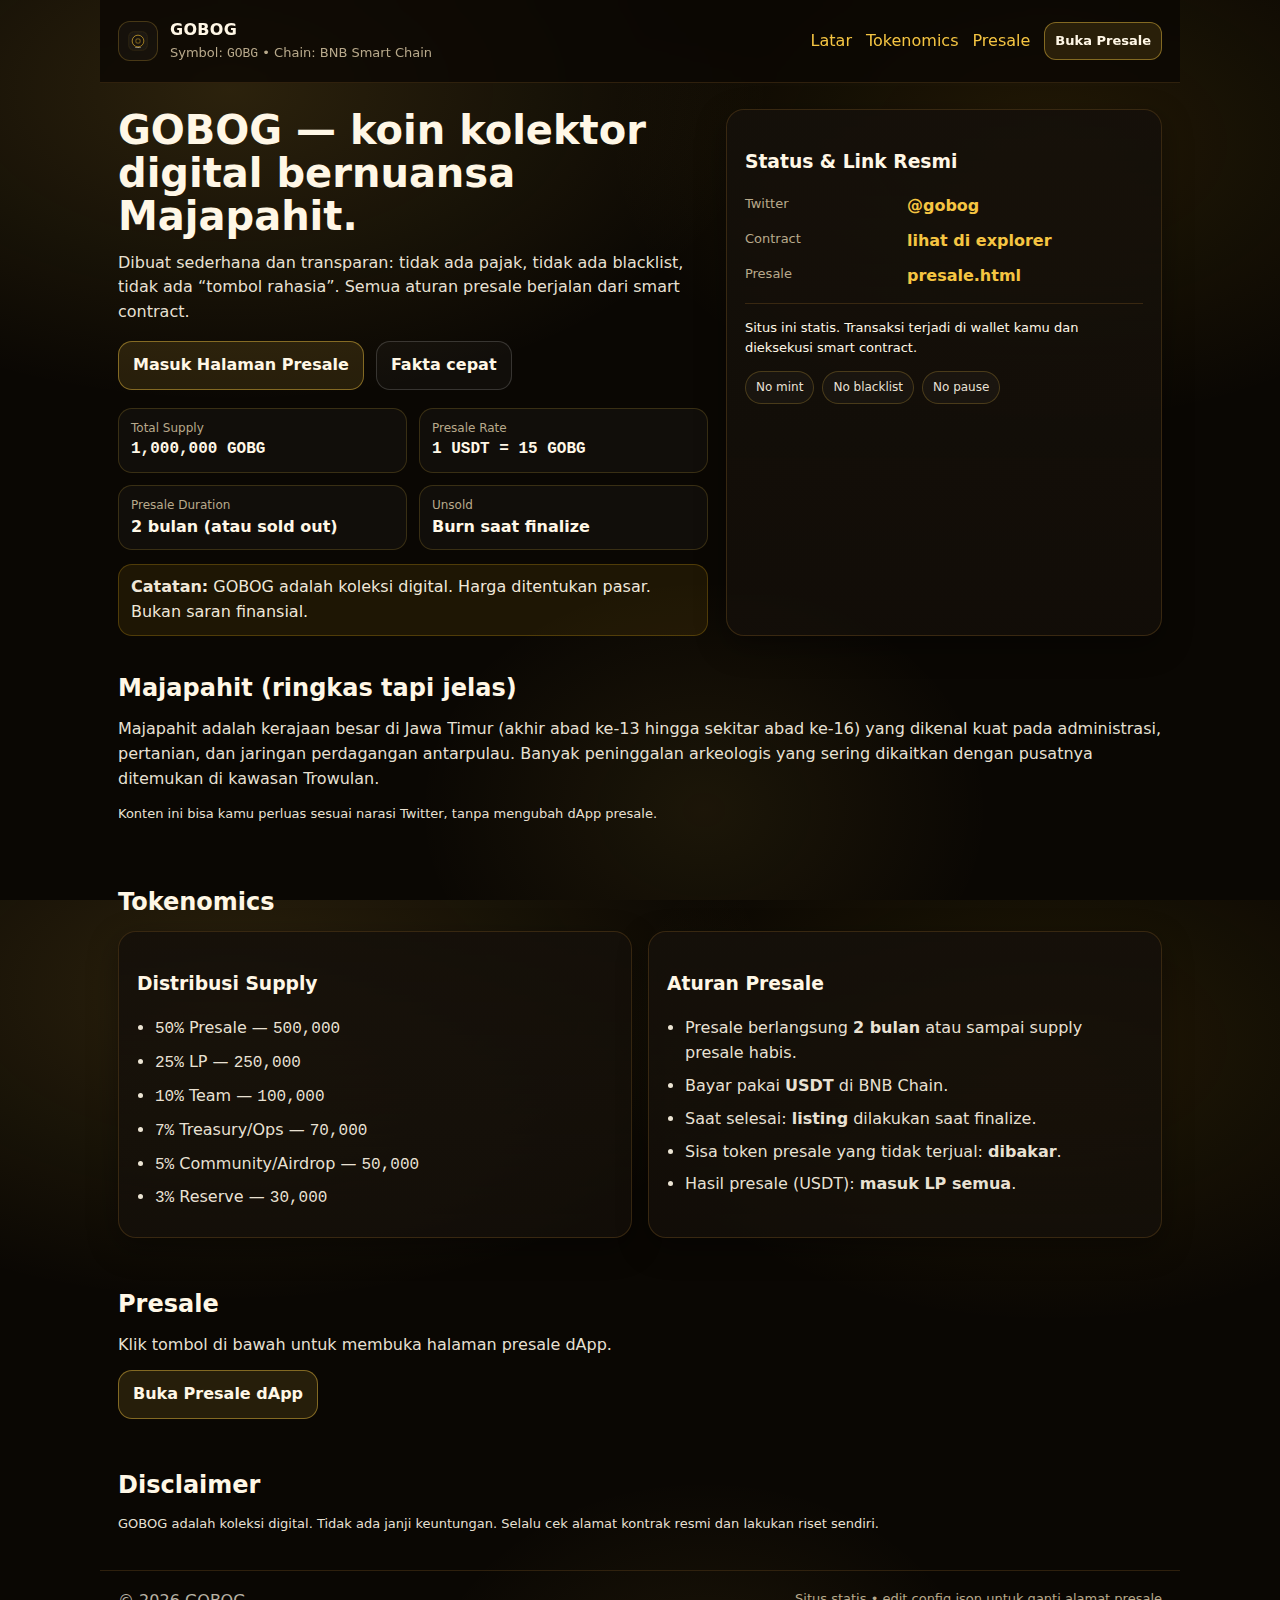
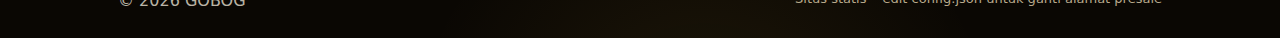
<file: index.html>
<!doctype html>
<html lang="id">
<head>
  <meta charset="utf-8" />
  <meta name="viewport" content="width=device-width, initial-scale=1" />
  <title>GOBOG (GOBG) — Collector Coin</title>
  <meta name="description" content="GOBOG (GOBG) adalah koin kolektor terinspirasi jejak koin kepeng/gobog di era Majapahit. Presale USDT di BNB Chain." />
  <link rel="stylesheet" href="./styles.css" />
  <link rel="icon" href="./assets/gobog.svg" />
</head>
<body>
  <header class="container header">
    <div class="brand">
      <img src="./assets/gobog.svg" alt="GOBOG" class="logo" />
      <div>
        <div class="brand-name">GOBOG</div>
        <div class="brand-sub">Symbol: <span class="mono">GOBG</span> • Chain: BNB Smart Chain</div>
      </div>
    </div>
    <nav class="nav">
      <a href="#about">Latar</a>
      <a href="#tokenomics">Tokenomics</a>
      <a href="#presale">Presale</a>
      <a class="btn small" href="./presale.html">Buka Presale</a>
    </nav>
  </header>

  <main>
    <section class="container hero">
      <div class="hero-left">
        <h1>GOBOG — koin kolektor digital bernuansa Majapahit.</h1>
        <p class="lead">
          Dibuat sederhana dan transparan: tidak ada pajak, tidak ada blacklist, tidak ada “tombol rahasia”.
          Semua aturan presale berjalan dari smart contract.
        </p>

        <div class="hero-cta">
          <a class="btn" href="./presale.html">Masuk Halaman Presale</a>
          <a class="btn ghost" href="#facts">Fakta cepat</a>
        </div>

        <div id="facts" class="facts">
          <div class="fact">
            <div class="k">Total Supply</div>
            <div class="v mono">1,000,000 GOBG</div>
          </div>
          <div class="fact">
            <div class="k">Presale Rate</div>
            <div class="v mono">1 USDT = 15 GOBG</div>
          </div>
          <div class="fact">
            <div class="k">Presale Duration</div>
            <div class="v">2 bulan (atau sold out)</div>
          </div>
          <div class="fact">
            <div class="k">Unsold</div>
            <div class="v">Burn saat finalize</div>
          </div>
        </div>

        <div class="note">
          <strong>Catatan:</strong> GOBOG adalah koleksi digital. Harga ditentukan pasar. Bukan saran finansial.
        </div>
      </div>

      <div class="hero-right card">
        <h3>Status & Link Resmi</h3>
        <div class="kv">
          <div>Twitter</div>
          <div><a href="#" id="twLink" target="_blank" rel="noreferrer">@gobog</a></div>
          <div>Contract</div>
          <div><a href="#" id="tokenExplorer" target="_blank" rel="noreferrer">lihat di explorer</a></div>
          <div>Presale</div>
          <div><a href="./presale.html">presale.html</a></div>
        </div>

        <hr class="sep"/>

        <p class="small">
          Situs ini statis. Transaksi terjadi di wallet kamu dan dieksekusi smart contract.
        </p>

        <div class="pill-row">
          <span class="pill">No mint</span>
          <span class="pill">No blacklist</span>
          <span class="pill">No pause</span>
        </div>
      </div>
    </section>

    <section id="about" class="container section">
      <h2>Majapahit (ringkas tapi jelas)</h2>
      <p>
        Majapahit adalah kerajaan besar di Jawa Timur (akhir abad ke-13 hingga sekitar abad ke-16) yang dikenal kuat pada administrasi,
        pertanian, dan jaringan perdagangan antarpulau. Banyak peninggalan arkeologis yang sering dikaitkan dengan pusatnya ditemukan di kawasan Trowulan.
      </p>
      <p class="small muted">Konten ini bisa kamu perluas sesuai narasi Twitter, tanpa mengubah dApp presale.</p>
    </section>

    <section id="tokenomics" class="container section">
      <h2>Tokenomics</h2>
      <div class="grid2">
        <div class="card">
          <h3>Distribusi Supply</h3>
          <ul class="list">
            <li><span class="mono">50%</span> Presale — <span class="mono">500,000</span></li>
            <li><span class="mono">25%</span> LP — <span class="mono">250,000</span></li>
            <li><span class="mono">10%</span> Team — <span class="mono">100,000</span></li>
            <li><span class="mono">7%</span> Treasury/Ops — <span class="mono">70,000</span></li>
            <li><span class="mono">5%</span> Community/Airdrop — <span class="mono">50,000</span></li>
            <li><span class="mono">3%</span> Reserve — <span class="mono">30,000</span></li>
          </ul>
        </div>
        <div class="card">
          <h3>Aturan Presale</h3>
          <ul class="list">
            <li>Presale berlangsung <strong>2 bulan</strong> atau sampai supply presale habis.</li>
            <li>Bayar pakai <strong>USDT</strong> di BNB Chain.</li>
            <li>Saat selesai: <strong>listing</strong> dilakukan saat finalize.</li>
            <li>Sisa token presale yang tidak terjual: <strong>dibakar</strong>.</li>
            <li>Hasil presale (USDT): <strong>masuk LP semua</strong>.</li>
          </ul>
        </div>
      </div>
    </section>

    <section id="presale" class="container section">
      <h2>Presale</h2>
      <p>Klik tombol di bawah untuk membuka halaman presale dApp.</p>
      <a class="btn" href="./presale.html">Buka Presale dApp</a>
    </section>

    <section class="container section">
      <h2>Disclaimer</h2>
      <p class="small muted">
        GOBOG adalah koleksi digital. Tidak ada janji keuntungan. Selalu cek alamat kontrak resmi dan lakukan riset sendiri.
      </p>
    </section>
  </main>

  <footer class="container footer">
    <div>© <span id="year"></span> GOBOG</div>
    <div class="small muted">Situs statis • edit config.json untuk ganti alamat presale</div>
  </footer>

  <script src="./app-config.js"></script>
  <script>
    document.getElementById('year').textContent = new Date().getFullYear();
    (async () => {
      const cfg = await loadGobogConfig();
      const tw = document.getElementById('twLink');
      tw.textContent = (cfg.TWITTER || '@gobog');
      tw.href = cfg.TWITTER_URL || '#';
      const explorer = document.getElementById('tokenExplorer');
      explorer.href = cfg.TOKEN_EXPLORER_URL || '#';
    })().catch(console.error);
  </script>
</body>
</html>
</file>
<file: styles.css>
/* GOBOG Gold Theme - clean, responsive */
:root{
  --bg:#0a0703;
  --card:#15100a;
  --muted:#b8a98b;
  --text:#fff7e6;
  --line:#3b2a12;

  --accent:#f5c542;   /* gold */
  --accent2:#d4a017;  /* deeper gold */
  --glow: rgba(245,197,66,.18);

  --mono: ui-monospace, SFMono-Regular, Menlo, Monaco, Consolas, "Liberation Mono", "Courier New", monospace;
  --sans: ui-sans-serif, system-ui, -apple-system, Segoe UI, Roboto, Helvetica, Arial, "Apple Color Emoji","Segoe UI Emoji";
}
*{ box-sizing:border-box; }
html,body{ height:100%; }
body{
  margin:0;
  font-family: var(--sans);
  background:
    radial-gradient(900px 520px at 18% 10%, rgba(245,197,66,.14), transparent 60%),
    radial-gradient(760px 480px at 82% 16%, rgba(212,160,23,.12), transparent 58%),
    radial-gradient(520px 420px at 55% 90%, rgba(245,197,66,.08), transparent 55%),
    var(--bg);
  color: var(--text);
  line-height:1.55;
}
a{ color: var(--accent); text-decoration:none; }
a:hover{ text-decoration:underline; }

.container{ max-width: 1080px; margin: 0 auto; padding: 18px; }

.header{
  display:flex; align-items:center; justify-content:space-between;
  gap:16px; position:sticky; top:0;
  background: rgba(10,7,3,.78);
  backdrop-filter: blur(10px);
  border-bottom: 1px solid rgba(59,42,18,.75);
  z-index:10;
}
.brand{ display:flex; align-items:center; gap:12px; }
.logo{ width:40px; height:40px; border-radius:12px; background:rgba(255,255,255,.03); border:1px solid rgba(245,197,66,.22); padding:8px; }
.brand-name{ font-weight:800; letter-spacing:.3px; }
.brand-sub{ color: var(--muted); font-size:13px; }
.nav{ display:flex; gap:14px; align-items:center; flex-wrap:wrap; }

.hero{ display:grid; grid-template-columns: 1.15fr .85fr; gap:18px; padding-top: 26px; padding-bottom: 10px;}
.hero h1{ font-size: 40px; line-height:1.08; margin:0 0 12px; }
.lead{ font-size: 16px; color: rgba(255,247,230,.92); margin:0 0 16px;}
.hero-cta{ display:flex; gap:12px; flex-wrap:wrap; margin: 10px 0 18px; }

.section{ padding-top: 24px; padding-bottom: 24px;}
.section h2{ margin:0 0 10px; font-size: 24px; }
.section p{ margin: 0 0 12px; color: rgba(255,247,230,.92); }

.card{
  background: linear-gradient(180deg, rgba(21,16,10,.92), rgba(21,16,10,.74));
  border: 1px solid rgba(59,42,18,.95);
  border-radius: 18px;
  padding: 18px;
  box-shadow: 0 10px 30px rgba(0,0,0,.35);
}
.grid2{ display:grid; grid-template-columns: 1fr 1fr; gap:16px; }
.facts{ display:grid; grid-template-columns: 1fr 1fr; gap:12px; margin-top: 14px;}
.fact{ background: rgba(255,255,255,.03); border: 1px solid rgba(245,197,66,.18); border-radius: 14px; padding: 10px 12px;}
.fact .k{ color: var(--muted); font-size:12px; }
.fact .v{ font-weight:700; }

.kv{ display:grid; grid-template-columns: 150px 1fr; gap:10px 12px; }
.kv > div:nth-child(odd){ color: var(--muted); font-size: 13px; }
.kv > div:nth-child(even){ font-weight: 700; }

.pill-row{ display:flex; flex-wrap:wrap; gap:8px; margin-top: 10px; }
.pill{ font-size:12px; padding:6px 10px; border-radius:999px; border:1px solid rgba(245,197,66,.22); background: rgba(255,255,255,.03); color: rgba(255,247,230,.92); }

.btn{
  display:inline-flex; align-items:center; justify-content:center;
  gap:8px;
  padding: 11px 14px;
  border-radius: 14px;
  border:1px solid rgba(245,197,66,.45);
  background: rgba(245,197,66,.12);
  color: var(--text);
  font-weight: 700;
  cursor:pointer;
  user-select:none;
  box-shadow: 0 0 0 0 var(--glow);
}
.btn:hover{
  border-color: rgba(245,197,66,.75);
  background: rgba(245,197,66,.16);
  text-decoration:none;
  box-shadow: 0 0 0 6px var(--glow);
}
.btn:disabled{ opacity:.45; cursor:not-allowed; }
.btn.small{ padding: 8px 10px; border-radius: 12px; font-size: 13px; }
.btn.ghost{
  border-color: rgba(255,255,255,.16);
  background: rgba(255,255,255,.03);
}
.btn.ghost:hover{ border-color: rgba(255,255,255,.30); background: rgba(255,255,255,.06); }

.input{
  width:100%;
  padding: 12px 12px;
  border-radius: 14px;
  background: rgba(255,255,255,.03);
  border: 1px solid rgba(245,197,66,.20);
  color: var(--text);
  outline: none;
  font-family: var(--mono);
}
.input:focus{ border-color: rgba(245,197,66,.70); box-shadow: 0 0 0 4px rgba(245,197,66,.12); }
.label{ display:block; margin-bottom:8px; color: var(--muted); font-size:13px; }
.row{ display:flex; gap:12px; margin-top:12px; flex-wrap:wrap; }
.sep{ border:0; border-top: 1px solid rgba(59,42,18,.95); margin: 14px 0; }

.console{
  margin:0;
  max-height: 260px;
  overflow:auto;
  font-family: var(--mono);
  font-size: 12px;
  padding: 12px;
  border-radius: 14px;
  border: 1px solid rgba(245,197,66,.16);
  background: rgba(0,0,0,.22);
}
.note{
  margin-top: 14px;
  padding: 10px 12px;
  border-radius: 14px;
  border: 1px solid rgba(212,160,23,.28);
  background: rgba(212,160,23,.10);
  color: rgba(255,247,230,.95);
}
.small{ font-size: 13px; }
.muted{ color: var(--muted); }
.mono{ font-family: var(--mono); }

.footer{
  border-top: 1px solid rgba(59,42,18,.75);
  color: rgba(255,247,230,.72);
  display:flex; justify-content:space-between; gap:12px;
  padding-top: 18px; padding-bottom: 24px;
  flex-wrap:wrap;
}

.list{ margin: 0; padding-left: 18px; }
.list li{ margin: 8px 0; color: rgba(255,247,230,.92); }

@media (max-width: 880px){
  .hero{ grid-template-columns: 1fr; }
  .grid2{ grid-template-columns: 1fr; }
  .kv{ grid-template-columns: 120px 1fr; }
  .hero h1{ font-size: 34px; }
}
</file>
